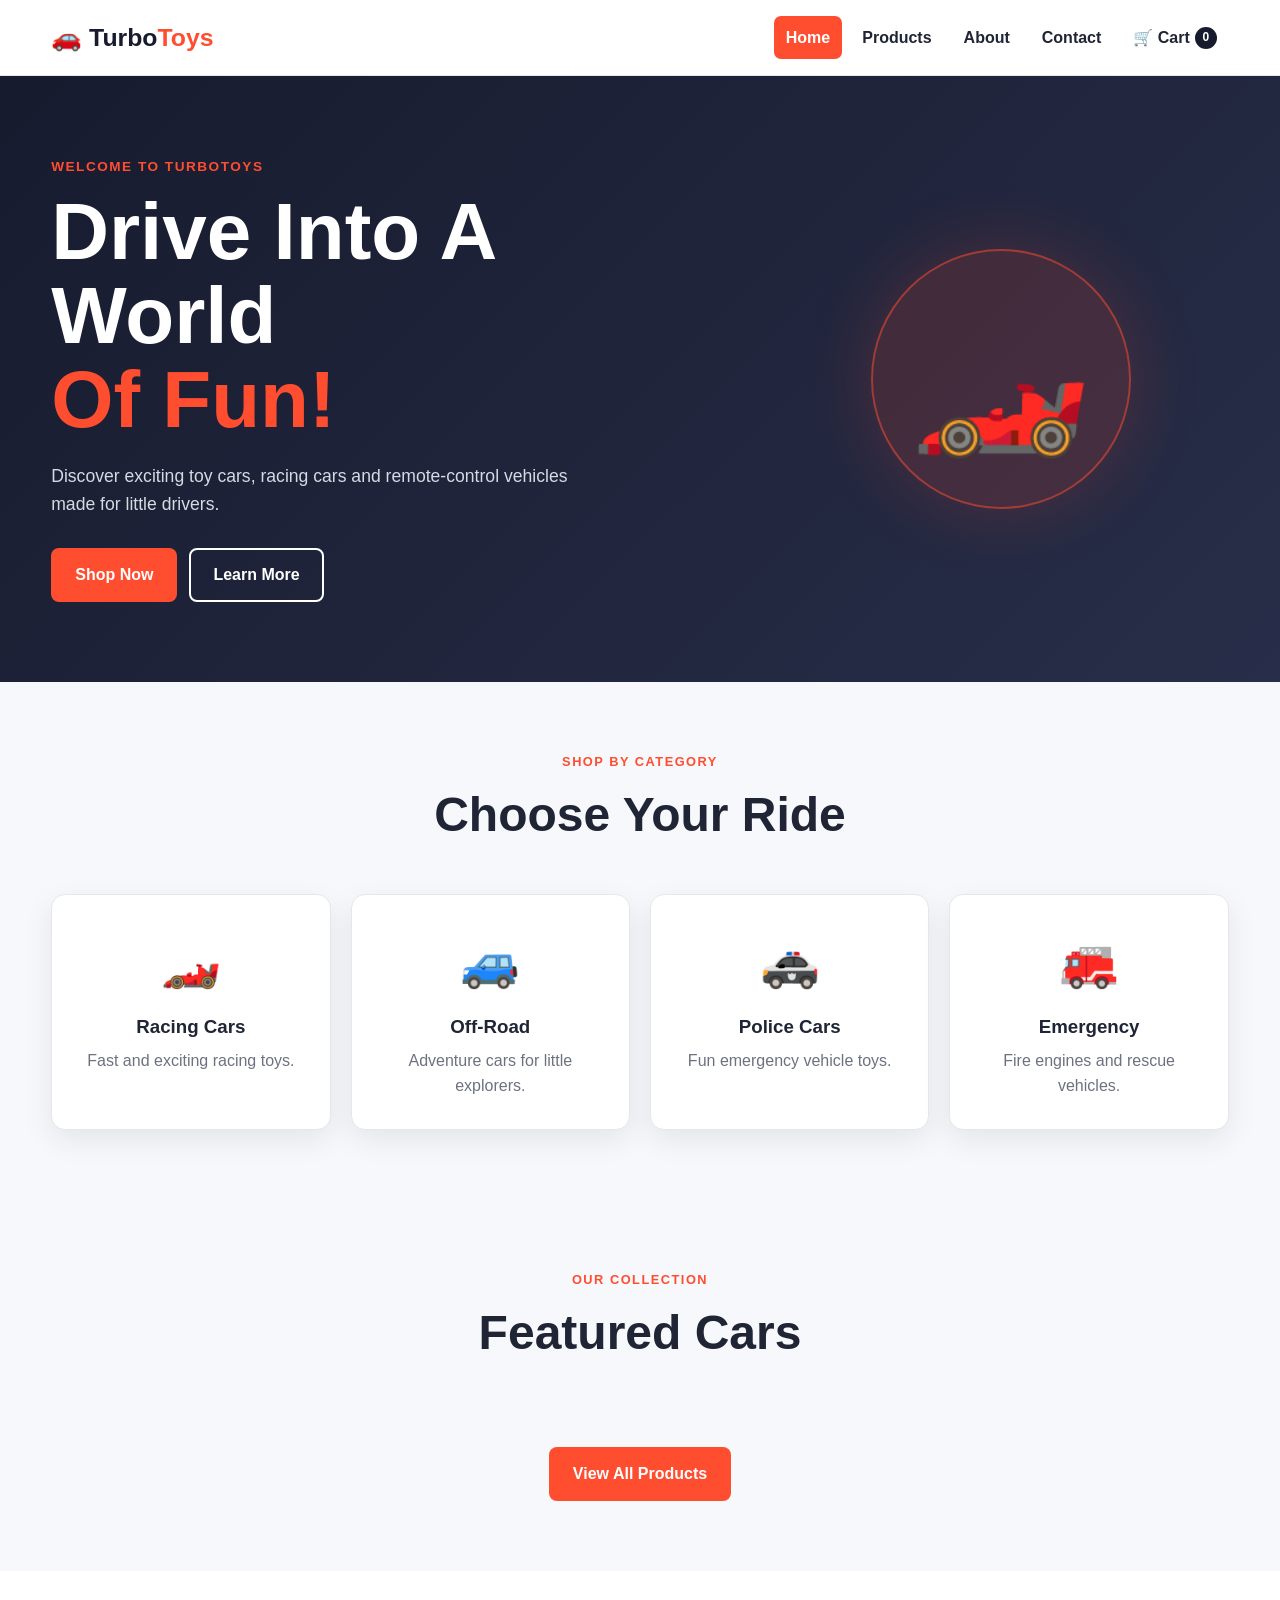
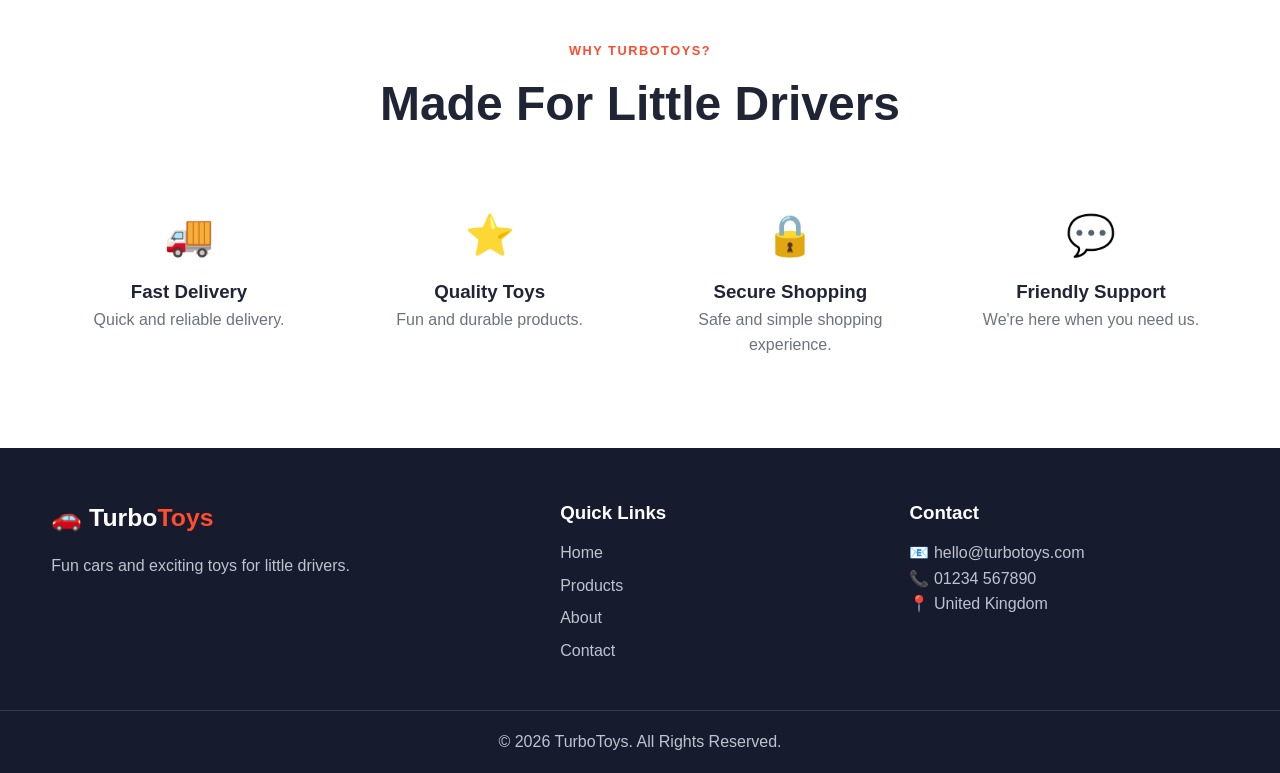
<file: index.html>
<!DOCTYPE html>
    <html lang="en">

    <head>
        <meta charset="UTF-8">

        <meta name="viewport" content="width=device-width, initial-scale=1.0">

        <meta name="description"
            content="TurboToys - Buy exciting toy cars, racing cars and remote control cars for children.">

        <meta name="keywords"
            content="toy cars, remote control cars, racing toys, kids toys, car toys">

        <meta name="author" content="TurboToys">

        <title>TurboToys | Home</title>

        <link rel="stylesheet" href="css/style.css">
    </head>

    <body>

        <!-- Header -->
        <header class="header">

            <div class="container nav-container">

                <a href="index.html" class="logo">
                    🚗 Turbo<span>Toys</span>
                </a>

                <nav class="navbar" aria-label="Main Navigation">

                    <a href="index.html" class="active">Home</a>

                    <a href="products.html">Products</a>

                    <a href="about.html">About</a>

                    <a href="contact.html">Contact</a>

                    <a href="cart.html" class="cart-link">
                        🛒 Cart
                        <span id="cart-count">0</span>
                    </a>

                </nav>

            </div>

        </header>


        <!-- Hero Section -->
        <main>

            <section class="hero">

                <div class="container hero-content">

                    <div class="hero-text">

                        <p class="small-title">WELCOME TO TURBOTOYS</p>

                        <h1>
                            Drive Into A World
                            <span>Of Fun!</span>
                        </h1>

                        <p>
                            Discover exciting toy cars, racing cars and
                            remote-control vehicles made for little drivers.
                        </p>

                        <div class="hero-buttons">

                            <a href="products.html" class="btn btn-primary">
                                Shop Now
                            </a>

                            <a href="about.html" class="btn btn-outline">
                                Learn More
                            </a>

                        </div>

                    </div>

                    <div class="hero-image">

                        <div class="car-circle">
                            🏎️
                        </div>

                    </div>

                </div>

            </section>


            <!-- Categories -->
            <section class="section">

                <div class="container">

                    <div class="section-heading">

                        <p>SHOP BY CATEGORY</p>

                        <h2>Choose Your Ride</h2>

                    </div>

                    <div class="category-grid">

                        <div class="category-card">
                            <div class="category-icon">🏎️</div>
                            <h3>Racing Cars</h3>
                            <p>Fast and exciting racing toys.</p>
                        </div>

                        <div class="category-card">
                            <div class="category-icon">🚙</div>
                            <h3>Off-Road</h3>
                            <p>Adventure cars for little explorers.</p>
                        </div>

                        <div class="category-card">
                            <div class="category-icon">🚓</div>
                            <h3>Police Cars</h3>
                            <p>Fun emergency vehicle toys.</p>
                        </div>

                        <div class="category-card">
                            <div class="category-icon">🚒</div>
                            <h3>Emergency</h3>
                            <p>Fire engines and rescue vehicles.</p>
                        </div>

                    </div>

                </div>

            </section>


            <!-- Featured Products -->
            <section class="section products-section">

                <div class="container">

                    <div class="section-heading">

                        <p>OUR COLLECTION</p>

                        <h2>Featured Cars</h2>

                    </div>

                    <div id="featured-products" class="product-grid">
                        <!-- JavaScript adds products here -->
                    </div>

                    <div class="center-button">

                        <a href="products.html" class="btn btn-primary">
                            View All Products
                        </a>

                    </div>

                </div>

            </section>


            <!-- Why Choose Us -->
            <section class="why-section">

                <div class="container">

                    <div class="section-heading">

                        <p>WHY TURBOTOYS?</p>

                        <h2>Made For Little Drivers</h2>

                    </div>

                    <div class="features-grid">

                        <div class="feature">
                            <span>🚚</span>
                            <h3>Fast Delivery</h3>
                            <p>Quick and reliable delivery.</p>
                        </div>

                        <div class="feature">
                            <span>⭐</span>
                            <h3>Quality Toys</h3>
                            <p>Fun and durable products.</p>
                        </div>

                        <div class="feature">
                            <span>🔒</span>
                            <h3>Secure Shopping</h3>
                            <p>Safe and simple shopping experience.</p>
                        </div>

                        <div class="feature">
                            <span>💬</span>
                            <h3>Friendly Support</h3>
                            <p>We're here when you need us.</p>
                        </div>

                    </div>

                </div>

            </section>

        </main>


        <!-- Footer -->
        <footer class="footer">

            <div class="container footer-grid">

                <div>

                    <a href="index.html" class="logo footer-logo">
                        🚗 Turbo<span>Toys</span>
                    </a>

                    <p>
                        Fun cars and exciting toys for little drivers.
                    </p>

                </div>

                <div>

                    <h3>Quick Links</h3>

                    <a href="index.html">Home</a>
                    <a href="products.html">Products</a>
                    <a href="about.html">About</a>
                    <a href="contact.html">Contact</a>

                </div>

                <div>

                    <h3>Contact</h3>

                    <p>📧 hello@turbotoys.com</p>
                    <p>📞 01234 567890</p>
                    <p>📍 United Kingdom</p>

                </div>

            </div>

            <div class="copyright">

                <p>
                    &copy; 2026 TurboToys. All Rights Reserved.
                </p>

            </div>

        </footer>

       <script src="js/script.js"></script>

    </body>

    </html>
</file>
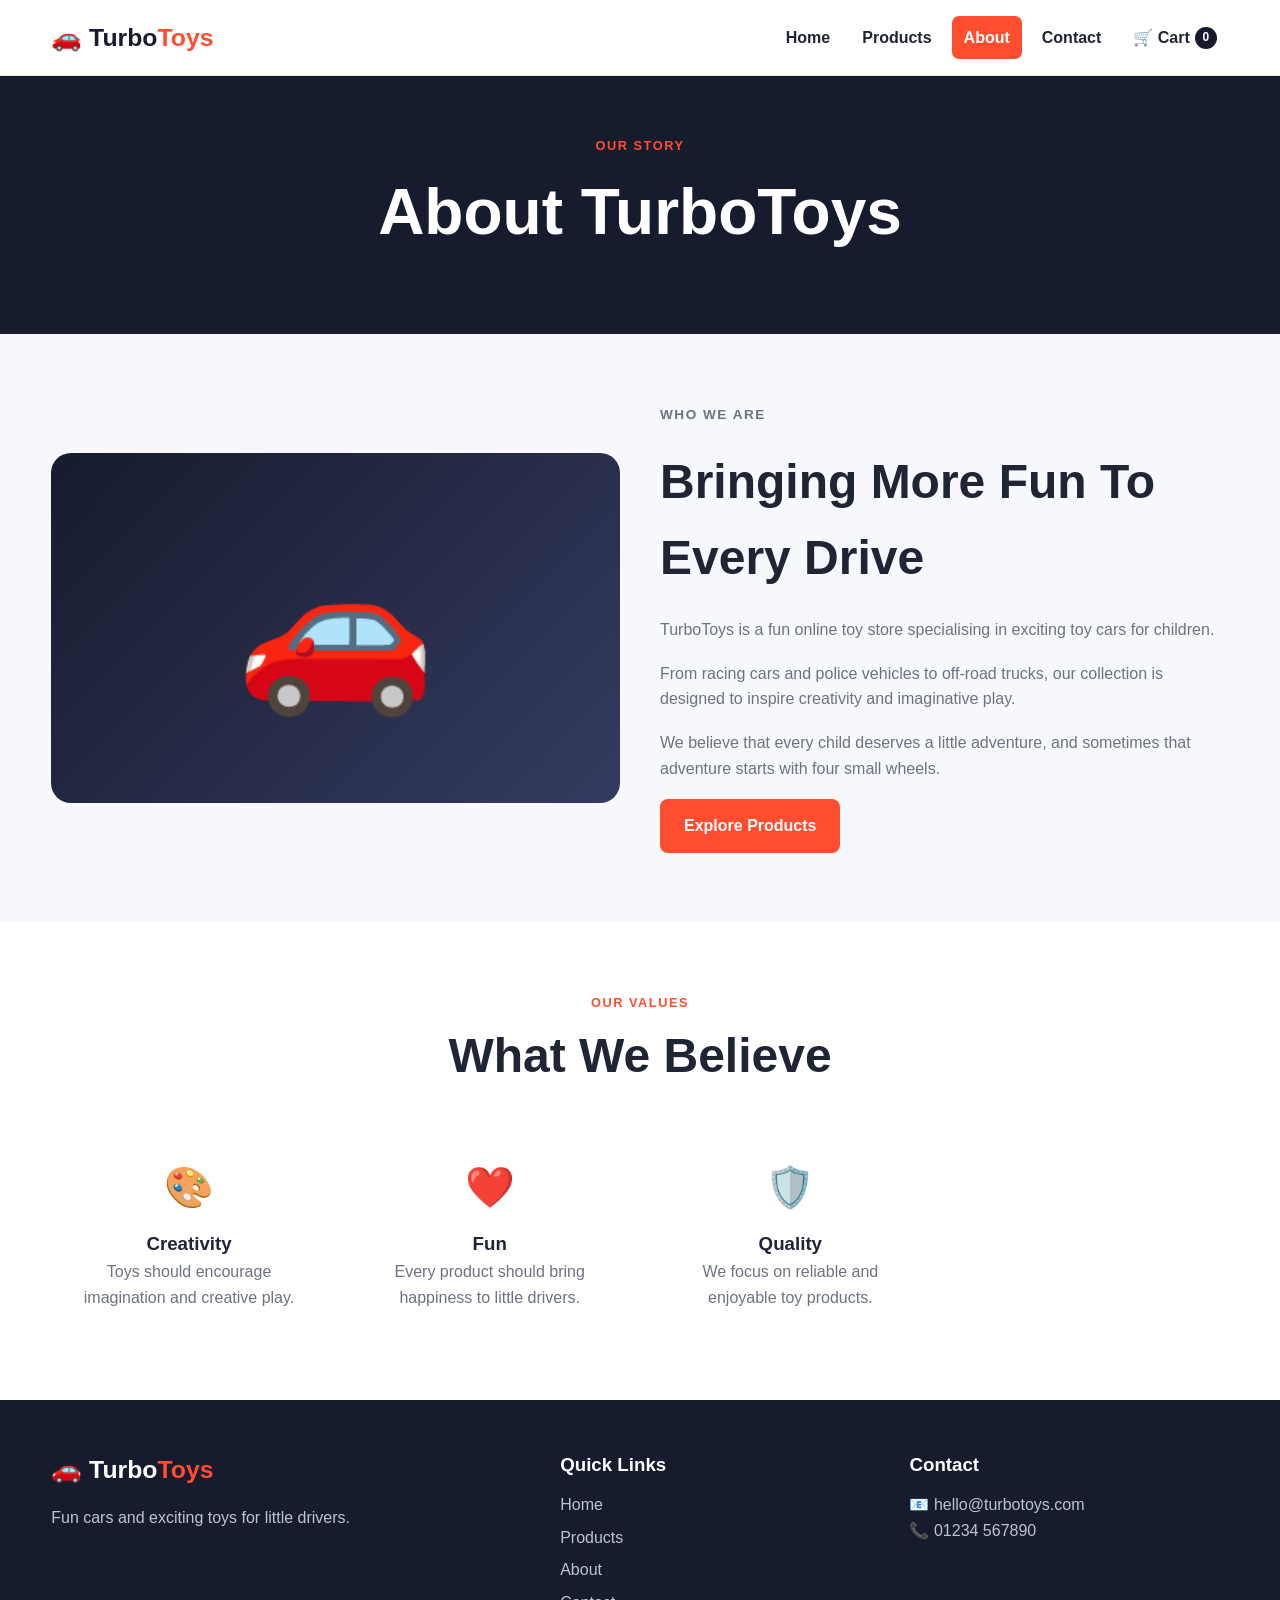
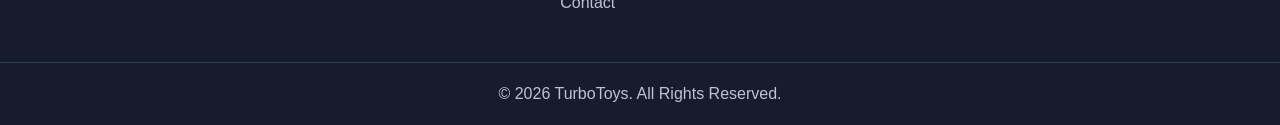
<file: about.html>
<!DOCTYPE html>
<html lang="en">

<head>

    <meta charset="UTF-8">

    <meta name="viewport" content="width=device-width, initial-scale=1.0">

    <meta name="description"
        content="Learn more about TurboToys and our toy car collection.">

    <title>TurboToys | About Us</title>

       <link rel="stylesheet" href="css/style.css">

</head>

<body>

    <header class="header">

        <div class="container nav-container">

            <a href="index.html" class="logo">
                🚗 Turbo<span>Toys</span>
            </a>

            <nav class="navbar" aria-label="Main Navigation">

                <a href="index.html">Home</a>

                <a href="products.html">Products</a>

                <a href="about.html" class="active">About</a>

                <a href="contact.html">Contact</a>

                <a href="cart.html" class="cart-link">
                    🛒 Cart
                    <span id="cart-count">0</span>
                </a>

            </nav>

        </div>

    </header>


    <main>

        <section class="page-banner">

            <div class="container">

                <p>OUR STORY</p>

                <h1>About TurboToys</h1>

            </div>

        </section>


        <section class="section">

            <div class="container about-grid">

                <div class="about-image">

                    <div class="big-car">
                        🚗
                    </div>

                </div>

                <div class="about-text">

                    <p class="small-title">
                        WHO WE ARE
                    </p>

                    <h2>
                        Bringing More Fun To Every Drive
                    </h2>

                    <p>
                        TurboToys is a fun online toy store specialising
                        in exciting toy cars for children.
                    </p>

                    <p>
                        From racing cars and police vehicles to
                        off-road trucks, our collection is designed
                        to inspire creativity and imaginative play.
                    </p>

                    <p>
                        We believe that every child deserves a little
                        adventure, and sometimes that adventure starts
                        with four small wheels.
                    </p>

                    <a href="products.html" class="btn btn-primary">
                        Explore Products
                    </a>

                </div>

            </div>

        </section>


        <section class="why-section">

            <div class="container">

                <div class="section-heading">

                    <p>OUR VALUES</p>

                    <h2>What We Believe</h2>

                </div>

                <div class="features-grid">

                    <div class="feature">
                        <span>🎨</span>
                        <h3>Creativity</h3>
                        <p>
                            Toys should encourage imagination
                            and creative play.
                        </p>
                    </div>

                    <div class="feature">
                        <span>❤️</span>
                        <h3>Fun</h3>
                        <p>
                            Every product should bring happiness
                            to little drivers.
                        </p>
                    </div>

                    <div class="feature">
                        <span>🛡️</span>
                        <h3>Quality</h3>
                        <p>
                            We focus on reliable and enjoyable
                            toy products.
                        </p>
                    </div>

                </div>

            </div>

        </section>

    </main>


    <footer class="footer">

        <div class="container footer-grid">

            <div>

                <a href="index.html" class="logo footer-logo">
                    🚗 Turbo<span>Toys</span>
                </a>

                <p>
                    Fun cars and exciting toys for little drivers.
                </p>

            </div>

            <div>

                <h3>Quick Links</h3>

                <a href="index.html">Home</a>
                <a href="products.html">Products</a>
                <a href="about.html">About</a>
                <a href="contact.html">Contact</a>

            </div>

            <div>

                <h3>Contact</h3>

                <p>📧 hello@turbotoys.com</p>
                <p>📞 01234 567890</p>

            </div>

        </div>

        <div class="copyright">

            <p>&copy; 2026 TurboToys. All Rights Reserved.</p>

        </div>

    </footer>

    <script src="js/script.js"></script>

</body>

</html>
</file>
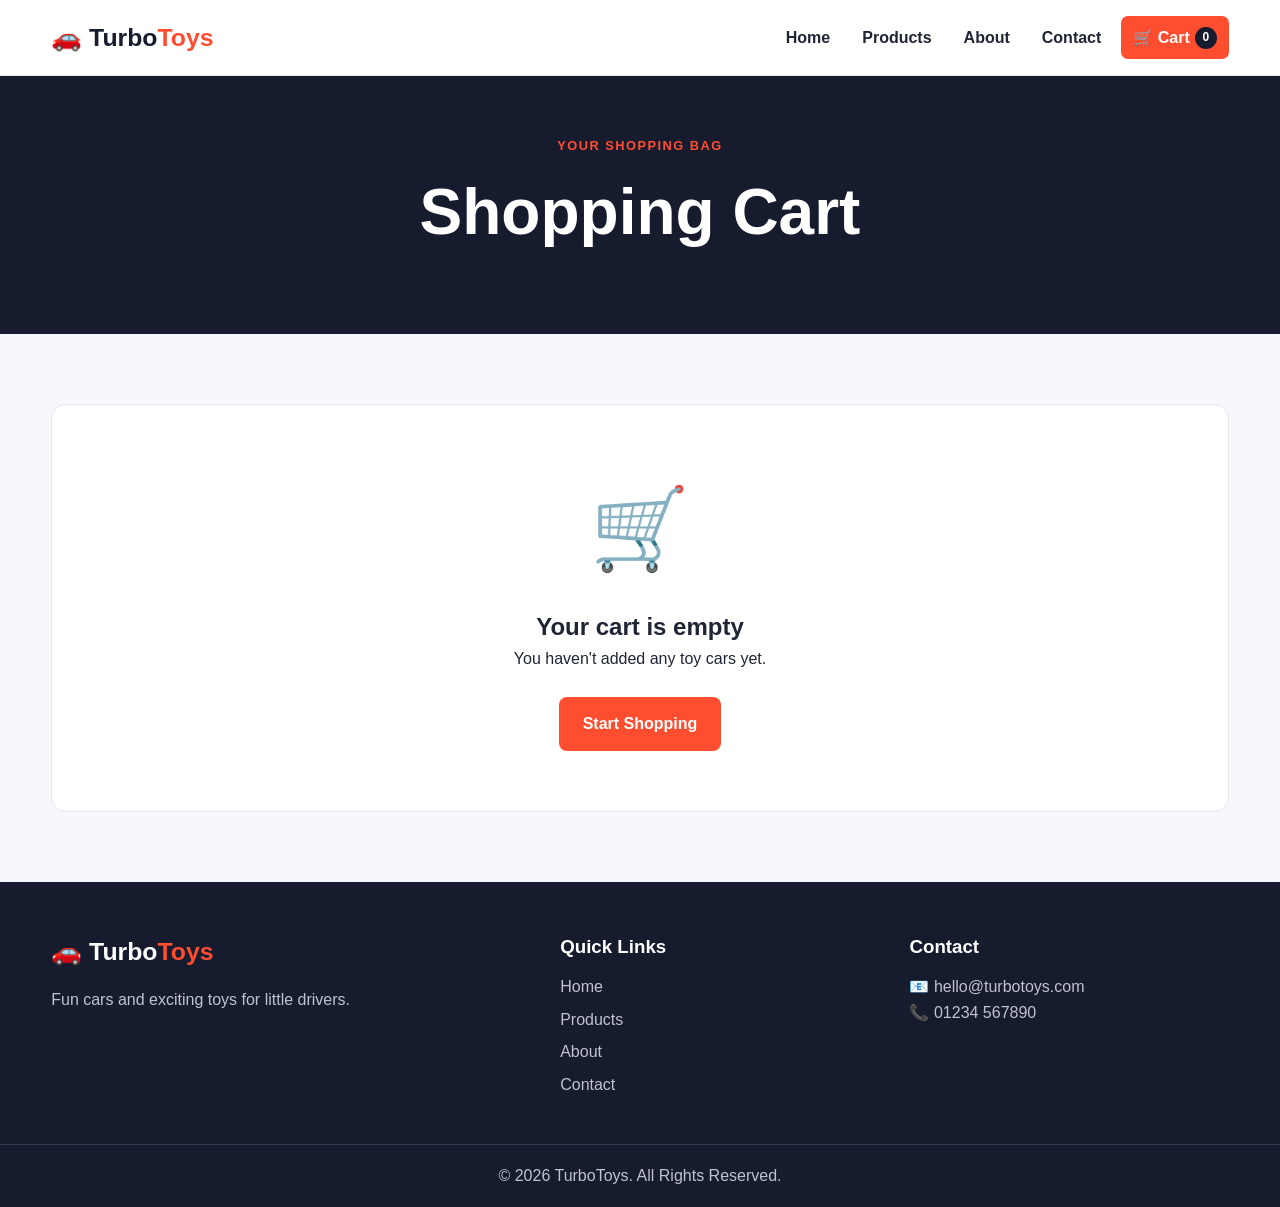
<file: cart.html>
<!DOCTYPE html>
<html lang="en">

<head>

    <meta charset="UTF-8">

    <meta name="viewport" content="width=device-width, initial-scale=1.0">

    <meta name="description"
        content="View and manage your TurboToys shopping cart.">

    <title>TurboToys | Shopping Cart</title>

     <link rel="stylesheet" href="css/style.css">

</head>

<body>

    <header class="header">

        <div class="container nav-container">

            <a href="index.html" class="logo">
                🚗 Turbo<span>Toys</span>
            </a>

            <nav class="navbar" aria-label="Main Navigation">

                <a href="index.html">Home</a>

                <a href="products.html">Products</a>

                <a href="about.html">About</a>

                <a href="contact.html">Contact</a>

                <a href="cart.html" class="cart-link active">
                    🛒 Cart
                    <span id="cart-count">0</span>
                </a>

            </nav>

        </div>

    </header>


    <main>

        <section class="page-banner">

            <div class="container">

                <p>YOUR SHOPPING BAG</p>

                <h1>Shopping Cart</h1>

            </div>

        </section>


        <section class="section">

            <div class="container">

                <div id="cart-container">

                    <!-- Cart generated by JavaScript -->

                </div>

            </div>

        </section>

    </main>


    <footer class="footer">

        <div class="container footer-grid">

            <div>

                <a href="index.html" class="logo footer-logo">
                    🚗 Turbo<span>Toys</span>
                </a>

                <p>
                    Fun cars and exciting toys for little drivers.
                </p>

            </div>

            <div>

                <h3>Quick Links</h3>

                <a href="index.html">Home</a>
                <a href="products.html">Products</a>
                <a href="about.html">About</a>
                <a href="contact.html">Contact</a>

            </div>

            <div>

                <h3>Contact</h3>

                <p>📧 hello@turbotoys.com</p>
                <p>📞 01234 567890</p>

            </div>

        </div>

        <div class="copyright">

            <p>&copy; 2026 TurboToys. All Rights Reserved.</p>

        </div>

    </footer>

    <script src="js/script.js"></script>

</body>

</html>
</file>
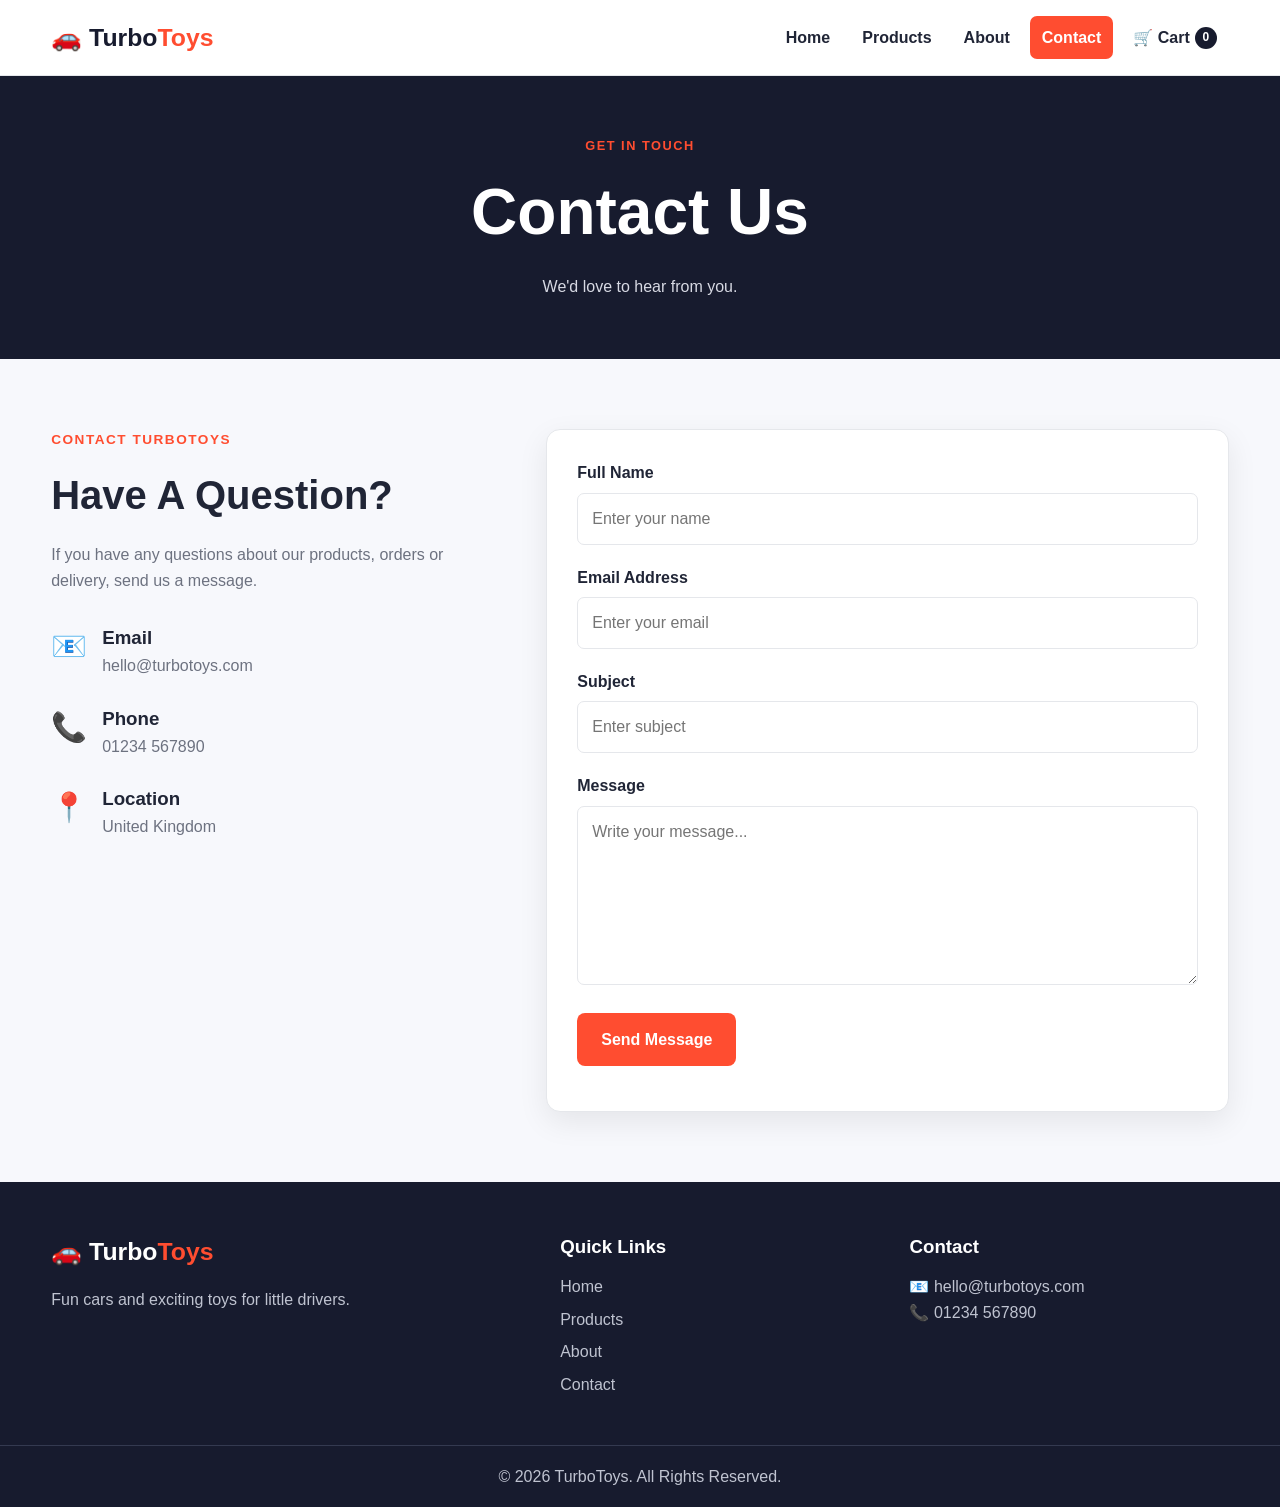
<file: contact.html>
<!DOCTYPE html>
<html lang="en">

<head>

    <meta charset="UTF-8">

    <meta name="viewport" content="width=device-width, initial-scale=1.0">

    <meta name="description"
        content="Contact TurboToys customer support.">

    <title>TurboToys | Contact</title>

       <link rel="stylesheet" href="css/style.css">

</head>

<body>

    <header class="header">

        <div class="container nav-container">

            <a href="index.html" class="logo">
                🚗 Turbo<span>Toys</span>
            </a>

            <nav class="navbar" aria-label="Main Navigation">

                <a href="index.html">Home</a>

                <a href="products.html">Products</a>

                <a href="about.html">About</a>

                <a href="contact.html" class="active">Contact</a>

                <a href="cart.html" class="cart-link">
                    🛒 Cart
                    <span id="cart-count">0</span>
                </a>

            </nav>

        </div>

    </header>


    <main>

        <section class="page-banner">

            <div class="container">

                <p>GET IN TOUCH</p>

                <h1>Contact Us</h1>

                <p>
                    We'd love to hear from you.
                </p>

            </div>

        </section>


        <section class="section">

            <div class="container contact-grid">

                <div class="contact-info">

                    <p class="small-title">
                        CONTACT TURBOTOYS
                    </p>

                    <h2>
                        Have A Question?
                    </h2>

                    <p>
                        If you have any questions about our products,
                        orders or delivery, send us a message.
                    </p>

                    <div class="contact-item">

                        <span>📧</span>

                        <div>
                            <h3>Email</h3>
                            <p>hello@turbotoys.com</p>
                        </div>

                    </div>

                    <div class="contact-item">

                        <span>📞</span>

                        <div>
                            <h3>Phone</h3>
                            <p>01234 567890</p>
                        </div>

                    </div>

                    <div class="contact-item">

                        <span>📍</span>

                        <div>
                            <h3>Location</h3>
                            <p>United Kingdom</p>
                        </div>

                    </div>

                </div>


                <div class="contact-form-container">

                    <form id="contact-form" novalidate>

                        <div class="form-group">

                            <label for="name">
                                Full Name
                            </label>

                            <input
                                type="text"
                                id="name"
                                name="name"
                                placeholder="Enter your name"
                                required
                            >

                            <small id="name-error"></small>

                        </div>


                        <div class="form-group">

                            <label for="email">
                                Email Address
                            </label>

                            <input
                                type="email"
                                id="email"
                                name="email"
                                placeholder="Enter your email"
                                required
                            >

                            <small id="email-error"></small>

                        </div>


                        <div class="form-group">

                            <label for="subject">
                                Subject
                            </label>

                            <input
                                type="text"
                                id="subject"
                                name="subject"
                                placeholder="Enter subject"
                                required
                            >

                            <small id="subject-error"></small>

                        </div>


                        <div class="form-group">

                            <label for="message">
                                Message
                            </label>

                            <textarea
                                id="message"
                                name="message"
                                rows="6"
                                placeholder="Write your message..."
                                required
                            ></textarea>

                            <small id="message-error"></small>

                        </div>


                        <button
                            type="submit"
                            class="btn btn-primary"
                        >
                            Send Message
                        </button>

                        <p id="form-success"></p>

                    </form>

                </div>

            </div>

        </section>

    </main>


    <footer class="footer">

        <div class="container footer-grid">

            <div>

                <a href="index.html" class="logo footer-logo">
                    🚗 Turbo<span>Toys</span>
                </a>

                <p>
                    Fun cars and exciting toys for little drivers.
                </p>

            </div>

            <div>

                <h3>Quick Links</h3>

                <a href="index.html">Home</a>
                <a href="products.html">Products</a>
                <a href="about.html">About</a>
                <a href="contact.html">Contact</a>

            </div>

            <div>

                <h3>Contact</h3>

                <p>📧 hello@turbotoys.com</p>
                <p>📞 01234 567890</p>

            </div>

        </div>

        <div class="copyright">

            <p>&copy; 2026 TurboToys. All Rights Reserved.</p>

        </div>

    </footer>

     <script src="js/script.js"></script>

</body>

</html>
</file>
<file: css/style.css>
/* =========================================
   TURBOTOYS - MAIN STYLESHEET
   ========================================= */


/* ---------- RESET ---------- */

* {
    margin: 0;
    padding: 0;
    box-sizing: border-box;
}


html {
    scroll-behavior: smooth;
}


body {
    font-family: Arial, Helvetica, sans-serif;
    line-height: 1.6;
    background: #f7f8fc;
    color: #202536;
}


img {
    max-width: 100%;
    display: block;
}


a {
    text-decoration: none;
    color: inherit;
}


button,
input,
textarea,
select {
    font: inherit;
}


/* ---------- VARIABLES ---------- */

:root {

    --primary: #ff4d30;

    --primary-dark: #e63b21;

    --dark: #171b2e;

    --text: #202536;

    --muted: #6d7280;

    --light: #f7f8fc;

    --white: #ffffff;

    --border: #e5e7eb;

    --shadow:
        0 10px 30px rgba(0, 0, 0, 0.08);

}


/* ---------- CONTAINER ---------- */

.container {

    width: min(92%, 1180px);

    margin: 0 auto;

}


/* ---------- HEADER ---------- */

.header {

    background: var(--white);

    border-bottom: 1px solid var(--border);

    position: sticky;

    top: 0;

    z-index: 1000;

}


.nav-container {

    min-height: 75px;

    display: flex;

    align-items: center;

    justify-content: space-between;

    gap: 20px;

}


.logo {

    font-size: 1.55rem;

    font-weight: 800;

    color: var(--dark);

    white-space: nowrap;

}


.logo span {

    color: var(--primary);

}


.navbar {

    display: flex;

    align-items: center;

    gap: 8px;

    flex-wrap: wrap;

}


.navbar a {

    padding: 9px 12px;

    border-radius: 7px;

    font-weight: 600;

    color: var(--text);

    transition: 0.3s;

}


.navbar a:hover,

.navbar a.active {

    background: var(--primary);

    color: var(--white);

}


.cart-link {

    display: flex;

    align-items: center;

    gap: 5px;

}


#cart-count {

    min-width: 22px;

    height: 22px;

    display: inline-flex;

    align-items: center;

    justify-content: center;

    background: var(--dark);

    color: white;

    border-radius: 50%;

    font-size: 0.75rem;

}


/* ---------- HERO ---------- */

.hero {

    background:
        linear-gradient(
            135deg,
            #171b2e,
            #282e49
        );

    color: white;

    padding: 80px 0;

    overflow: hidden;

}


.hero-content {

    display: grid;

    grid-template-columns: 1fr;

    gap: 40px;

    align-items: center;

}


.small-title {

    color: var(--primary);

    font-size: 0.85rem;

    font-weight: 800;

    letter-spacing: 1.5px;

    margin-bottom: 12px;

}


.hero h1 {

    font-size: clamp(2.5rem, 7vw, 5rem);

    line-height: 1.05;

    margin-bottom: 20px;

}


.hero h1 span {

    color: var(--primary);

    display: block;

}


.hero-text > p:not(.small-title) {

    max-width: 550px;

    color: #d7d9e3;

    font-size: 1.1rem;

    margin-bottom: 30px;

}


.hero-buttons {

    display: flex;

    gap: 12px;

    flex-wrap: wrap;

}


.hero-image {

    display: flex;

    justify-content: center;

}


.car-circle {

    width: 260px;

    height: 260px;

    border-radius: 50%;

    background: rgba(255, 77, 48, 0.15);

    border: 2px solid rgba(255, 77, 48, 0.5);

    display: flex;

    align-items: center;

    justify-content: center;

    font-size: 9rem;

    box-shadow:
        0 0 70px rgba(255, 77, 48, 0.2);

}


/* ---------- BUTTONS ---------- */

.btn {

    display: inline-flex;

    align-items: center;

    justify-content: center;

    padding: 12px 22px;

    border-radius: 8px;

    font-weight: 700;

    border: 2px solid transparent;

    cursor: pointer;

    transition: 0.3s;

}


.btn-primary {

    background: var(--primary);

    color: white;

}


.btn-primary:hover {

    background: var(--primary-dark);

    transform: translateY(-2px);

}


.btn-outline {

    border-color: white;

    color: white;

}


.btn-outline:hover {

    background: white;

    color: var(--dark);

}


.center-button {

    text-align: center;

    margin-top: 35px;

}


/* ---------- SECTIONS ---------- */

.section {

    padding: 70px 0;

}


.section-heading {

    text-align: center;

    margin-bottom: 40px;

}


.section-heading p {

    color: var(--primary);

    font-weight: 800;

    letter-spacing: 1.5px;

    font-size: 0.8rem;

}


.section-heading h2 {

    font-size: clamp(2rem, 4vw, 3rem);

    margin-top: 5px;

}


/* ---------- CATEGORIES ---------- */

.category-grid {

    display: grid;

    grid-template-columns: 1fr;

    gap: 20px;

}


.category-card {

    background: white;

    padding: 30px 20px;

    text-align: center;

    border-radius: 14px;

    box-shadow: var(--shadow);

    transition: 0.3s;

    border: 1px solid var(--border);

}


.category-card:hover {

    transform: translateY(-7px);

}


.category-icon {

    font-size: 3rem;

    margin-bottom: 10px;

}


.category-card h3 {

    margin-bottom: 6px;

}


.category-card p {

    color: var(--muted);

}


/* ---------- PRODUCT GRID ---------- */

.product-grid {

    display: grid;

    grid-template-columns: 1fr;

    gap: 24px;

}


.product-card {

    background: white;

    border-radius: 14px;

    overflow: hidden;

    border: 1px solid var(--border);

    box-shadow: var(--shadow);

    transition: 0.3s;

}


.product-card:hover {

    transform: translateY(-7px);

    box-shadow:
        0 18px 40px rgba(0, 0, 0, 0.13);

}


.product-image {
    width: 100%;
    height: 220px;
    background: #eef0f6;
    overflow: hidden;
    display: flex;
    align-items: center;
    justify-content: center;
}

.product-image img {
    width: 100%;
    height: 100%;
    object-fit: contain;
    object-position: center;
    padding: 8px;
    transition: transform 0.3s ease;
}

.product-card:hover .product-image img {
    transform: scale(1.02);
}


.product-info {

    padding: 20px;

}


.product-category {

    color: var(--primary);

    font-size: 0.78rem;

    font-weight: 800;

    text-transform: uppercase;

    letter-spacing: 0.8px;

}


.product-name {

    font-size: 1.2rem;

    margin: 7px 0;

}


.product-description {

    color: var(--muted);

    font-size: 0.9rem;

    margin-bottom: 14px;

}


.product-bottom {

    display: flex;

    align-items: center;

    justify-content: space-between;

    gap: 10px;

}


.product-price {

    font-size: 1.25rem;

    font-weight: 800;

}


.add-cart-btn {

    border: none;

    background: var(--primary);

    color: white;

    padding: 10px 14px;

    border-radius: 7px;

    cursor: pointer;

    font-weight: 700;

    transition: 0.3s;

}


.add-cart-btn:hover {

    background: var(--primary-dark);

}


/* ---------- WHY SECTION ---------- */

.why-section {

    background: white;

    padding: 70px 0;

}


.features-grid {

    display: grid;

    grid-template-columns: 1fr;

    gap: 25px;

}


.feature {

    text-align: center;

    padding: 20px;

}


.feature span {

    font-size: 2.5rem;

    display: block;

    margin-bottom: 10px;

}


.feature p {

    color: var(--muted);

}


/* ---------- PAGE BANNER ---------- */

.page-banner {

    background: var(--dark);

    color: white;

    text-align: center;

    padding: 60px 0;

}


.page-banner p:first-child {

    color: var(--primary);

    font-weight: 800;

    letter-spacing: 1.5px;

    font-size: 0.8rem;

}


.page-banner h1 {

    font-size: clamp(2.2rem, 5vw, 4rem);

    margin: 5px 0 10px;

}


.page-banner p:last-child {

    color: #d7d9e3;

}


/* ---------- FILTER ---------- */

.filter-bar {

    background: white;

    padding: 18px;

    border-radius: 10px;

    margin-bottom: 30px;

    display: flex;

    align-items: center;

    justify-content: space-between;

    gap: 15px;

    flex-wrap: wrap;

    border: 1px solid var(--border);

}



.filter-bar label {

    font-weight: 700;

}


.filter-bar select {

    margin-left: 8px;

    padding: 9px 12px;

    border: 1px solid var(--border);

    border-radius: 6px;

    background: white;

}


#product-result {

    color: var(--muted);

}


/* ---------- ABOUT ---------- */

.about-grid {

    display: grid;

    grid-template-columns: 1fr;

    gap: 40px;

    align-items: center;

}


.about-image {

    min-height: 350px;

    border-radius: 20px;

    background:
        linear-gradient(
            135deg,
            #171b2e,
            #343b60
        );

    display: flex;

    align-items: center;

    justify-content: center;

}


.big-car {

    font-size: 10rem;

}


.about-text h2 {

    font-size: clamp(2rem, 4vw, 3rem);

    margin-bottom: 20px;

}


.about-text p {

    color: var(--muted);

    margin-bottom: 18px;

}


/* ---------- CONTACT ---------- */

.contact-grid {

    display: grid;

    grid-template-columns: 1fr;

    gap: 40px;

}


.contact-info h2 {

    font-size: 2.5rem;

    margin-bottom: 15px;

}


.contact-info > p:not(.small-title) {

    color: var(--muted);

    margin-bottom: 30px;

}


.contact-item {

    display: flex;

    gap: 15px;

    margin-bottom: 25px;

}


.contact-item > span {

    font-size: 1.8rem;

}


.contact-item p {

    color: var(--muted);

}


.contact-form-container {

    background: white;

    padding: 30px;

    border-radius: 14px;

    box-shadow: var(--shadow);

    border: 1px solid var(--border);

}


.form-group {

    margin-bottom: 20px;

}


.form-group label {

    display: block;

    font-weight: 700;

    margin-bottom: 7px;

}


.form-group input,

.form-group textarea {

    width: 100%;

    padding: 12px 14px;

    border: 1px solid var(--border);

    border-radius: 7px;

    outline: none;

}


.form-group input:focus,

.form-group textarea:focus {

    border-color: var(--primary);

}


.form-group small {

    color: #d62828;

    display: block;

    margin-top: 4px;

}


#form-success {

    color: #16803c;

    font-weight: 700;

    margin-top: 15px;

}


/* ---------- CART ---------- */

.cart-layout {

    display: grid;

    grid-template-columns: 1fr;

    gap: 30px;

}


.cart-items {

    display: flex;

    flex-direction: column;

    gap: 15px;

}


.cart-item {

    background: white;

    border: 1px solid var(--border);

    border-radius: 12px;

    padding: 18px;

    display: grid;

    grid-template-columns: 80px 1fr;

    gap: 15px;

    align-items: center;

}


.cart-item-image {

    width: 80px;

    height: 80px;

    background: #eef0f6;

    border-radius: 10px;

    display: flex;

    align-items: center;

    justify-content: center;

    font-size: 2.8rem;

}


.cart-item-info h3 {

    margin-bottom: 4px;

}


.cart-item-info p {

    color: var(--muted);

    font-size: 0.9rem;

}


.cart-controls {

    display: flex;

    align-items: center;

    gap: 8px;

    margin-top: 10px;

}


.quantity-btn {

    width: 32px;

    height: 32px;

    border: 1px solid var(--border);

    background: white;

    border-radius: 5px;

    cursor: pointer;

    font-weight: 800;

}


.quantity-btn:hover {

    background: var(--primary);

    color: white;

}


.quantity {

    min-width: 30px;

    text-align: center;

    font-weight: 700;

}


.remove-btn {

    border: none;

    background: transparent;

    color: #d62828;

    cursor: pointer;

    margin-left: 10px;

    font-weight: 700;

}


.cart-summary {

    background: var(--dark);

    color: white;

    padding: 25px;

    border-radius: 14px;

    height: fit-content;

}


.cart-summary h2 {

    margin-bottom: 20px;

}


.summary-row {

    display: flex;

    justify-content: space-between;

    margin-bottom: 12px;

    color: #d7d9e3;

}


.summary-total {

    display: flex;

    justify-content: space-between;

    font-size: 1.4rem;

    font-weight: 800;

    border-top: 1px solid #40465e;

    padding-top: 18px;

    margin-top: 15px;

}


.empty-cart {

    text-align: center;

    background: white;

    padding: 60px 20px;

    border-radius: 14px;

    border: 1px solid var(--border);

}


.empty-cart-icon {

    font-size: 5rem;

    margin-bottom: 15px;

}


/* ---------- FOOTER ---------- */

.footer {

    background: var(--dark);

    color: white;

    padding-top: 50px;

}


.footer-grid {

    display: grid;

    grid-template-columns: 1fr;

    gap: 30px;

    padding-bottom: 40px;

}


.footer-logo {

    color: white;

    display: inline-block;

    margin-bottom: 15px;

}


.footer p {

    color: #bfc3d0;

}


.footer h3 {

    margin-bottom: 12px;

}


.footer-grid a:not(.logo) {

    display: block;

    color: #bfc3d0;

    margin-bottom: 7px;

}


.footer-grid a:hover {

    color: var(--primary);

}


.copyright {

    border-top: 1px solid #343a50;

    text-align: center;

    padding: 18px;

}


/* ---------- TOAST ---------- */

.toast {

    position: fixed;

    right: 20px;

    bottom: 20px;

    background: var(--dark);

    color: white;

    padding: 14px 20px;

    border-radius: 8px;

    box-shadow: var(--shadow);

    z-index: 2000;

    animation: slideIn 0.3s ease;

}


@keyframes slideIn {

    from {

        transform: translateX(120%);

        opacity: 0;

    }

    to {

        transform: translateX(0);

        opacity: 1;

    }

}


/* ---------- RESPONSIVE TABLET ---------- */

@media (min-width: 600px) {

    .category-grid {

        grid-template-columns:
            repeat(2, 1fr);

    }


    .product-grid {

        grid-template-columns:
            repeat(2, 1fr);

    }


    .features-grid {

        grid-template-columns:
            repeat(2, 1fr);

    }


    .footer-grid {

        grid-template-columns:
            repeat(2, 1fr);

    }

}


/* ---------- RESPONSIVE DESKTOP ---------- */

@media (min-width: 900px) {

    .hero-content {

        grid-template-columns:
            1.2fr 0.8fr;

    }


    .category-grid {

        grid-template-columns:
            repeat(4, 1fr);

    }


    .product-grid {

        grid-template-columns:
            repeat(4, 1fr);

    }


    .features-grid {

        grid-template-columns:
            repeat(4, 1fr);

    }


    .about-grid {

        grid-template-columns:
            1fr 1fr;

    }


    .contact-grid {

        grid-template-columns:
            0.8fr 1.2fr;

    }


    .cart-layout {

        grid-template-columns:
            1fr 350px;

    }


    .footer-grid {

        grid-template-columns:
            1.5fr 1fr 1fr;

    }

}


/* ---------- SMALL SCREEN ---------- */

@media (max-width: 700px) {

    .nav-container {

        flex-direction: column;

        padding: 15px 0;

    }


    .navbar {

        justify-content: center;

    }


    .hero {

        padding: 60px 0;

    }


    .hero-image {

        display: none;

    }


    .cart-item {

        grid-template-columns:
            60px 1fr;

    }


    .cart-item-image {

        width: 60px;

        height: 60px;

        font-size: 2rem;

    }


}
</file>
